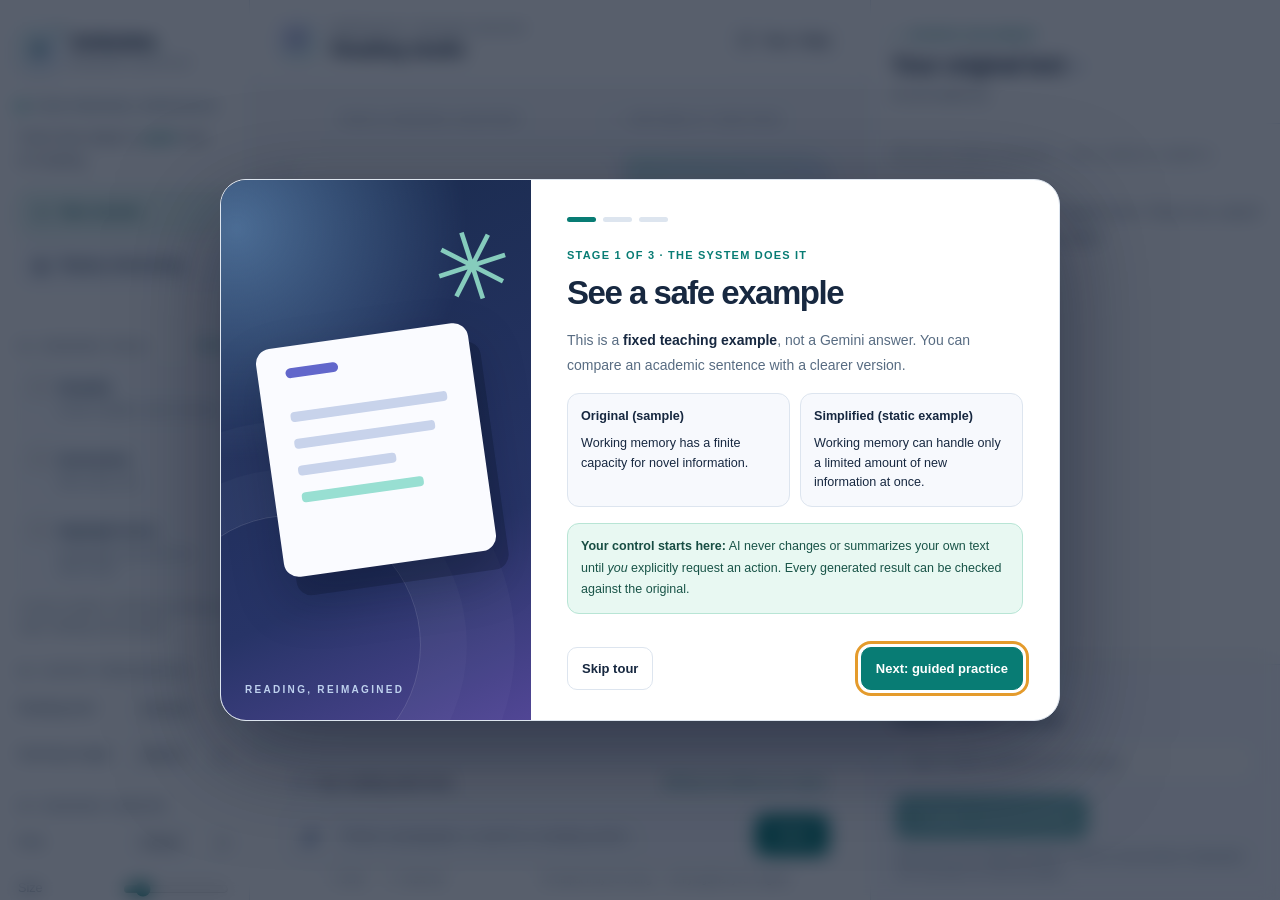
<file: Week 6,7/FrontEnd/index.html>
<!DOCTYPE html>
<html lang="en">

<head>
    <meta charset="utf-8">
    <meta name="viewport" content="width=device-width, initial-scale=1, viewport-fit=cover">
    <title>Inclusive Reading Assistant · Your reading workspace</title>
    <link rel="stylesheet" href="./styles.css">
</head>

<body>
    <a class="skip-link" href="#inp">Skip to reading input</a>
    <div class="app" id="app">
        <aside id="side" aria-label="Reading settings and controls">
            <button id="closeSettings" class="mobile-settings-close" type="button">Close settings &amp; return to chat</button>
            <div class="sidebar-brand">
              <div class="sidebar-logo" aria-hidden="true"><span>i</span><span>r</span><b>✳</b></div>
              <div class="sidebar-brand-copy"><strong>inclusive<span>.</span></strong><small>READING ASSISTANT</small></div>
            </div>
            <div class="sidebar-kicker"><span class="kicker-dot"></span> YOUR PERSONAL WORKSPACE</div>
            <div class="sidebar-intro">Tools that adapt to <em>your</em> way of reading.</div>
            <div class="sidebar-actions">
            <button class="sb-btn new-session" id="newChat"><span class="sidebar-action-icon">＋</span> New session</button>
            <button class="sb-btn" id="openTourSide"><span class="sidebar-action-icon">◈</span> Replay onboarding</button>
            </div><div class="sidebar-divider"></div>
            <h2 class="sidebar-label">01 / Reading tools <span>Optional</span></h2>
            <label class="fn"><input type="checkbox" id="fSim"><span><b>Simplify</b><br><small>Clearer English, same
                        meaning</small></span></label>
            <label class="fn"><input type="checkbox" id="fSum"><span><b>Summarize</b><br><small>Main ideas
                        only</small></span></label>
            <label class="fn"><input type="checkbox" id="fExp"><span><b>Highlight terms</b><br><small>Explanation only
                        when you click a term</small></span></label>
            <div class="ver">If none is ticked, I will ask you what you want. Nothing runs by itself.</div>
            <h2 class="sidebar-label">02 / Output preferences</h2>
            <label class="s">Reading level <select id="pLvl">
                    <option value="base">Standard</option>
                    <option value="simpler">Simpler</option>
                </select></label>
            <label class="s">Summary length <select id="pLen">
                    <option value="2">Medium</option>
                    <option value="1">Short</option>
                    <option value="3">Detailed</option>
                </select></label>
            <h2 class="sidebar-label">03 / Reading comfort</h2>
            <label class="s">Font <select id="aFont">
                    <option value="">Default</option>
                    <option value="Verdana,Tahoma,sans-serif">Verdana</option>
                    <option value="Georgia,serif">Serif</option>
                    <option value="'Trebuchet MS',sans-serif">Rounded</option>
                </select></label>
            <label class="s">Size <input type="range" id="aSize" min="14" max="28" value="16"></label>
            <label class="s">Spacing <input type="range" id="aLH" min="12" max="24" value="16"></label>
            <label class="s">Line length <input type="range" id="aW" min="40" max="100" value="80"></label>
            <label class="s">Background <select id="aBg">
                    <option value="">Theme</option>
                    <option value="#ffffff|#111111">White</option>
                    <option value="#faf3e0|#222222">Cream</option>
                    <option value="#fff7b8|#222222">Soft yellow</option>
                    <option value="#10131a|#eceff4">Dark</option>
                </select></label>
            <h2 class="sidebar-label">04 / Version history</h2>
            <div id="vers" class="ver">None yet. The original is always kept.</div>
            <div class="sidebar-footer"><div class="footer-mark">✳</div><span>Designed for thoughtful reading.<br><strong>You make every choice.</strong></span></div>
        </aside>
        <div class="chat">
            <header class="top">
                <button class="ic" id="tog" aria-label="Show or hide reading settings" aria-expanded="true" aria-controls="side"><span aria-hidden="true">☰</span></button>
                <div class="brand-mark" aria-hidden="true">✳</div>
                <div class="header-title"><span class="header-kicker">WORKSPACE / READING SESSION</span><h1>Reading studio</h1></div>
                <div class="header-actions"><span class="agency-tag"><span class="agency-dot"></span> You’re in control</span><button class="quiet source-mobile" id="openSource" aria-controls="sourcePanel" aria-expanded="false">Original</button><button class="quiet tour-btn" id="openTour">ⓘ &nbsp; Tour / Help</button></div>
            </header>
            <div id="guidedHint" hidden role="status"><span><strong>Guided practice:</strong> Sample text is ready. Choose <strong>Simplify</strong> in the chat when you want to try it. Nothing runs automatically.</span><button id="skipGuided">Skip practice</button></div>
            <main id="msgs" role="log" aria-label="Chat messages" aria-live="polite" aria-relevant="additions" aria-atomic="false">
                <div class="workspace-intro" aria-hidden="true"><span>YOUR AI READING ASSISTANT</span><span>✦ &nbsp; EXPLORE AT YOUR PACE</span></div>
                <div class="wrap" id="wrap"></div>
            </main>
            <div id="statusMessage" role="status" aria-live="polite" aria-atomic="true"></div>
            <div class="comp"><div class="composer-title"><span class="composer-spark" aria-hidden="true">✳</span><strong>Your reading starts here</strong><span class="composer-note">Nothing runs without your request</span></div>
                <div class="cbox">
                    <button class="ic attachment" id="upBtn" aria-label="Upload TXT or MD file" title="Upload TXT or MD file"><svg aria-hidden="true" viewBox="0 0 24 24" width="20" height="20" fill="none" stroke="currentColor" stroke-width="1.9" stroke-linecap="round" stroke-linejoin="round"><path d="m20.3 11.7-8.5 8.5a5 5 0 0 1-7.1-7.1L13 4.8a3.3 3.3 0 0 1 4.7 4.7L9.3 17.9a1.6 1.6 0 0 1-2.3-2.3l7.7-7.7"/></svg></button>
                    <input type="file" id="file" accept=".txt,.md" hidden>
                    <textarea id="inp" rows="1" aria-label="Message"
                        placeholder="Paste a paragraph, or ask for a reading action…"></textarea>
                    <button class="send" id="send" type="button">Send</button>
                </div>
                <div class="composer-foot"><span>↵ Send &nbsp; · &nbsp; ⇧↵ New line</span><span>AI output may be wrong — verify against your original.</span></div>
            </div>
        </div>
        <section class="source-panel" id="sourcePanel" role="region" aria-labelledby="sourceTitle">
            <div class="source-heading"><div class="eyebrow"><span class="source-indicator">●</span> SOURCE DOCUMENT</div>
              <h2 id="sourceTitle">Your original text <span aria-hidden="true">↗</span></h2>
              <div class="source-caption" id="sourceMeta">No text loaded yet.</div></div>
            <div class="source-intro">The source remains untouched — select a phrase to explain it.</div>
            <div class="source-text source-placeholder" id="sourceText" tabindex="0" aria-label="Original text; select a phrase to explain">Your original passage will appear here. Paste text, attach a TXT/MD file, or try the sample.</div>
            <div class="source-tools"><div class="source-tool-label">SELECT & EXPLORE</div>
            <label for="termInput">Explain a word or phrase</label>
              <input type="text" id="termInput" placeholder="Type or select a phrase from the original" autocomplete="off" aria-describedby="termHint">
              <div class="source-actions"><button class="primary" id="explainSelection" type="button">✦ Explain selected phrase</button><button class="quiet" id="closeSource" type="button">Close panel</button></div>
              <p class="hint" id="termHint">Select text in the original passage, or type an exact phrase. Explanation runs only after you click the button.</p></div>
        </section>
    </div>
    <div id="tour" hidden role="presentation">
      <section class="tour-dialog" role="dialog" aria-modal="true" aria-labelledby="tourTitle" aria-describedby="tourDescription">
          <div class="tour-illustration" aria-hidden="true"><div class="tour-ornament">✳</div><div class="tour-card-illus"><span class="illustration-line long"></span><span class="illustration-line"></span><span class="illustration-line short"></span><span class="illustration-line highlighted"></span></div><div class="tour-art-tag">READING, REIMAGINED</div></div>
          <div class="tour-content">
            <div class="tour-progress" aria-hidden="true"><span></span><span></span><span></span></div>
            <div class="tour-label" id="tourStep">Stage 1 of 3</div>
            <h2 id="tourTitle">See how it works</h2>
            <div id="tourDescription"></div>
            <div class="tour-row"><button class="quiet" id="tourSkip">Skip tour</button><button class="primary" id="tourNext">Next</button></div>
          </div>
      </section>
    </div>
    <script src="./app.js" defer></script>
</body>

</html>
</file>
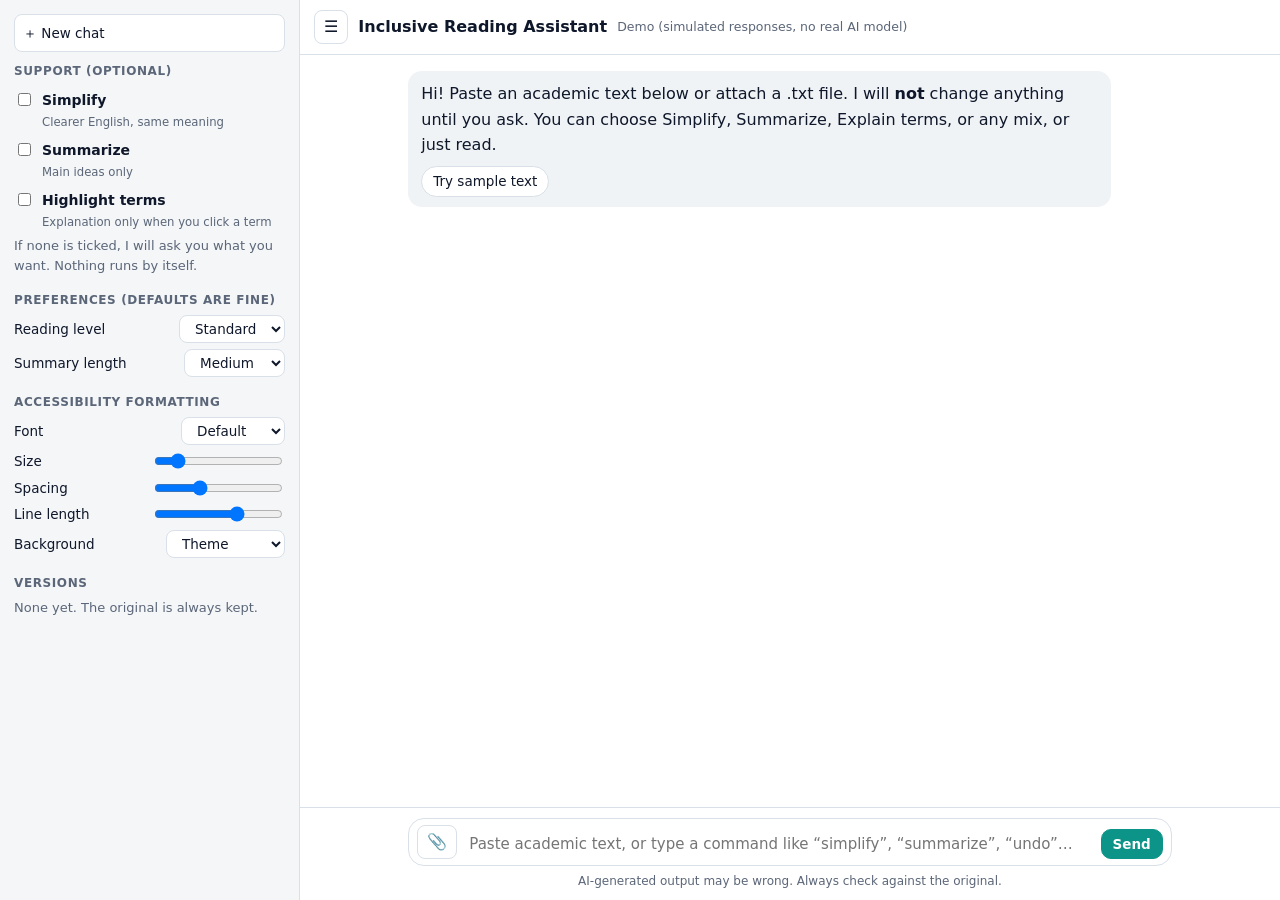
<file: Demo.html>
<!DOCTYPE html>
<html lang="en">
<head>
<meta charset="utf-8">
<meta name="viewport" content="width=device-width, initial-scale=1, viewport-fit=cover">
<title>Inclusive Reading Assistant – Demo</title>
<style>
:root{box-sizing:border-box;padding-top:env(safe-area-inset-top,0px);padding-bottom:env(safe-area-inset-bottom,0px);
--bg:#fff;--side:#f4f6f8;--card:#f0f3f6;--ink:#0f172a;--mute:#5b6678;--line:#d9e0e8;--teal:#0d9488;--teal-ink:#fff;--warn:#fef3c7;--warn-ink:#78350f;--hl:#ccfbf1;--user:#e6f4f2}
html{scroll-padding-top:env(safe-area-inset-top,0px);height:100%}
@media (prefers-color-scheme:dark){:root:not([data-theme="light"]){--bg:#0e1524;--side:#0a101c;--card:#18223a;--ink:#e8edf5;--mute:#9aa7bb;--line:#26324a;--teal:#2dd4bf;--teal-ink:#06201c;--warn:#3a2f0b;--warn-ink:#fde68a;--hl:#0f4a44;--user:#14303a}}
:root[data-theme="dark"]{--bg:#0e1524;--side:#0a101c;--card:#18223a;--ink:#e8edf5;--mute:#9aa7bb;--line:#26324a;--teal:#2dd4bf;--teal-ink:#06201c;--warn:#3a2f0b;--warn-ink:#fde68a;--hl:#0f4a44;--user:#14303a}
*{box-sizing:border-box}body{margin:0;height:100%;background:var(--bg);color:var(--ink);font:15px/1.5 system-ui,-apple-system,"Segoe UI",Roboto,sans-serif}
.app{display:flex;height:100%;overflow:hidden;position:relative}
aside{width:300px;flex:none;background:var(--side);border-right:1px solid var(--line);overflow-y:auto;padding:14px;transition:margin-left .2s}
.closed aside{margin-left:-300px}
@media(max-width:760px){aside{position:absolute;z-index:5;height:100%;box-shadow:2px 0 12px #0003}}
h2{font-size:12px;margin:16px 0 6px;text-transform:uppercase;letter-spacing:.05em;color:var(--mute)}h2:first-of-type{margin-top:10px}
.chat{flex:1;display:flex;flex-direction:column;min-width:0}
.top{display:flex;align-items:center;gap:10px;padding:10px 14px;border-bottom:1px solid var(--line)}
.top b{font-size:16px}.top span{color:var(--mute);font-size:12.5px}
#msgs{flex:1;overflow-y:auto;padding:16px 14px}
.wrap{max-width:var(--w,80ch);margin:0 auto}
.m{margin:0 0 14px;display:flex}.m.u{justify-content:flex-end}
.b{max-width:92%;padding:10px 13px;border-radius:14px;background:var(--card);font-family:var(--ff,inherit);font-size:var(--fs,16px);line-height:var(--lh,1.6);white-space:pre-wrap}
.m.u .b{background:var(--user)}
.b h3{margin:8px 0 2px;font-size:.75em;text-transform:uppercase;letter-spacing:.05em;opacity:.7;font-family:system-ui}
.banner{background:var(--warn);color:var(--warn-ink);border-radius:8px;padding:6px 9px;font-size:12.5px;margin-bottom:8px;white-space:normal;font-family:system-ui,sans-serif;line-height:1.4}
.orig{display:none;margin-top:8px;padding:8px;border:1px dashed var(--line);border-radius:8px}.orig.on{display:block}
.bar{display:flex;flex-wrap:wrap;gap:6px;margin-top:8px;font-family:system-ui,sans-serif}
button,select{font:inherit;font-size:13.5px;border:1px solid var(--line);background:var(--bg);color:var(--ink);border-radius:99px;padding:4px 11px;cursor:pointer}
select{border-radius:8px}button:hover{border-color:var(--teal)}
button:focus-visible,select:focus-visible,textarea:focus-visible,input:focus-visible{outline:3px solid var(--teal);outline-offset:2px}
.term{background:var(--hl);color:inherit;border:0;border-bottom:2px solid var(--teal);border-radius:3px;padding:0 2px;font:inherit;cursor:pointer}
.ic{border-radius:8px;padding:4px 9px;font-size:16px}
.comp{border-top:1px solid var(--line);padding:10px 14px}
.cbox{max-width:80ch;margin:0 auto;display:flex;align-items:flex-end;gap:8px;border:1px solid var(--line);border-radius:16px;padding:6px 8px;background:var(--bg)}
.cbox:focus-within{border-color:var(--teal)}
textarea{flex:1;border:0;background:transparent;color:var(--ink);font:inherit;resize:none;max-height:160px;min-height:28px;padding:4px;outline:none}
.send{background:var(--teal);color:var(--teal-ink);border-color:var(--teal);font-weight:700;border-radius:10px}
.hint{color:var(--mute);font-size:12px;text-align:center;margin-top:6px}
label.s{display:flex;justify-content:space-between;gap:8px;align-items:center;margin:6px 0;font-size:13.5px}
.fn{display:flex;gap:8px;align-items:flex-start;padding:4px 0;font-size:14px}.fn small{color:var(--mute)}
.ver{font-size:13px;color:var(--mute)}
.sb-btn{width:100%;border-radius:8px;padding:8px;text-align:left}
</style>
</head>
<body>
<div class="app" id="app">
<aside id="side" aria-label="Controls">
<button class="sb-btn" id="newChat">＋ New chat</button>
<h2>Support (optional)</h2>
<label class="fn"><input type="checkbox" id="fSim"><span><b>Simplify</b><br><small>Clearer English, same meaning</small></span></label>
<label class="fn"><input type="checkbox" id="fSum"><span><b>Summarize</b><br><small>Main ideas only</small></span></label>
<label class="fn"><input type="checkbox" id="fExp"><span><b>Highlight terms</b><br><small>Explanation only when you click a term</small></span></label>
<div class="ver">If none is ticked, I will ask you what you want. Nothing runs by itself.</div>
<h2>Preferences (defaults are fine)</h2>
<label class="s">Reading level <select id="pLvl"><option value="base">Standard</option><option value="simpler">Simpler</option></select></label>
<label class="s">Summary length <select id="pLen"><option value="2">Medium</option><option value="1">Short</option><option value="3">Detailed</option></select></label>
<h2>Accessibility formatting</h2>
<label class="s">Font <select id="aFont"><option value="">Default</option><option value="Verdana,Tahoma,sans-serif">Verdana</option><option value="Georgia,serif">Serif</option><option value="'Trebuchet MS',sans-serif">Rounded</option></select></label>
<label class="s">Size <input type="range" id="aSize" min="14" max="28" value="16"></label>
<label class="s">Spacing <input type="range" id="aLH" min="12" max="24" value="16"></label>
<label class="s">Line length <input type="range" id="aW" min="40" max="100" value="80"></label>
<label class="s">Background <select id="aBg"><option value="">Theme</option><option value="#ffffff|#111111">White</option><option value="#faf3e0|#222222">Cream</option><option value="#fff7b8|#222222">Soft yellow</option><option value="#10131a|#eceff4">Dark</option></select></label>
<h2>Versions</h2><div id="vers" class="ver">None yet. The original is always kept.</div>
</aside>
<div class="chat">
<div class="top"><button class="ic" id="tog" aria-label="Toggle sidebar" aria-expanded="true">☰</button><b>Inclusive Reading Assistant</b><span>Demo (simulated responses, no real AI model)</span></div>
<div id="msgs" aria-live="polite"><div class="wrap" id="wrap"></div></div>
<div class="comp">
<div class="cbox">
<button class="ic" id="upBtn" aria-label="Upload file">📎</button>
<input type="file" id="file" accept=".txt,.md,.pdf,.docx,.png,.jpg,.jpeg" hidden>
<textarea id="inp" rows="1" aria-label="Message" placeholder="Paste academic text, or type a command like “simplify”, “summarize”, “undo”…"></textarea>
<button class="send" id="send">Send</button>
</div>
<div class="hint">AI-generated output may be wrong. Always check against the original.</div>
</div>
</div>
</div>
<script>
const SAMPLE="Cognitive load theory posits that working memory has a limited capacity, which constrains the amount of novel information a learner can process simultaneously. Consequently, instructional design should minimise extraneous load, thereby freeing cognitive resources for germane processing. Empirical evidence indicates that learners with substantial prior knowledge exhibit reduced susceptibility to these constraints.";
const V={base:["Cognitive load theory says that working memory can only hold a limited amount of information at once. This limits how much new information a learner can handle at the same time.","So, teaching should avoid extra, unnecessary mental effort. This leaves more mental resources for real learning (germane processing).","Studies show that learners who already know a lot are less affected by these limits."],
simpler:["Working memory is small. So we can only take in a little new information at once.","Good teaching avoids extra mental work. Then there is more energy left for learning.","People who already know a lot find this limit less of a problem."],
closer:["Cognitive load theory proposes that working memory has limited capacity. This limits how much novel information a learner can process at one time.","Therefore, instructional design should minimise extraneous load (unneeded mental effort), so more resources are free for germane processing.","Empirical evidence shows that learners with a lot of prior knowledge are less affected by these constraints."]};
const SUM={1:"Working memory is limited, so teaching should reduce unneeded mental effort; prior knowledge reduces the problem.",2:"Cognitive load theory says working memory has limited capacity. Instruction should minimise extraneous load to leave resources for learning. Learners with more prior knowledge are less affected.",3:"Cognitive load theory says working memory has limited capacity, which limits how much new information can be processed at once. Instruction should therefore minimise extraneous load to free resources for germane processing. Learners with substantial prior knowledge are less affected by these limits."};
const GL={"working memory":["The mental “workspace” where you hold and use information for a short time.","Example: remembering a phone number just long enough to dial it."],"extraneous load":["Mental effort caused by how information is presented, not by the idea itself.","Example: a slide with too many colours and tiny text."],"germane processing":["Mental effort spent on understanding and storing new ideas.","Example: linking a new idea to something you already know."],"empirical evidence":["Evidence from observation or experiments, not only theory.","Example: results from a classroom experiment."],"prior knowledge":["What a learner already knows before starting a topic.","Example: a biology student learning a new biology term."],"cognitive load":["The amount of mental effort used at one time.","Example: doing maths while someone talks to you."]};
const DICT={utilize:"use",demonstrate:"show",subsequently:"later",consequently:"so",approximately:"about",indicates:"shows",substantial:"large",numerous:"many",however:"but",therefore:"so",facilitate:"help",comprehensive:"complete",additionally:"also",significant:"important",obtain:"get",require:"need",constrains:"limits",simultaneously:"at the same time"};
const $=i=>document.getElementById(i),W=$("wrap");
const st={orig:"",res:[],hl:false};
const esc=s=>s.replace(/[&<>]/g,c=>({"&":"&amp;","<":"&lt;",">":"&gt;"}[c]));
const sents=t=>t.match(/[^.!?]+[.!?]*\s*/g)||[t];
function termize(h){if(!st.hl)return h;return Object.keys(GL).sort((a,b)=>b.length-a.length).reduce((x,k)=>x.replace(new RegExp("\\b("+k+")\\b(?![^<]*>)","gi"),m=>`<button class="term" data-t="${k}" title="Click for an explanation">${m}</button>`),h)}
function txt(raw){return `<span class="txt" data-raw="${esc(raw).replace(/"/g,"&quot;")}">${termize(esc(raw))}</span>`}
function paintTerms(){document.querySelectorAll(".txt").forEach(e=>{const d=document.createElement("div");d.innerHTML=e.dataset.raw;e.innerHTML=termize(esc(d.textContent))})}
function add(role,html){const m=document.createElement("div");m.className="m "+(role==="u"?"u":"a");m.innerHTML=`<div class="b">${html}</div>`;W.appendChild(m);$("msgs").scrollTop=$("msgs").scrollHeight;return m}
function chips(list){return `<div class="bar">${list.map(([a,l,x])=>`<button data-act="${a}" ${x?`data-x="${x}"`:""}>${l}</button>`).join("")}</div>`}
function simplify(t,v){if(t.trim()===SAMPLE)return V[v].join(" ");return sents(t).map(s=>s.replace(/\b[A-Za-z]+\b/g,w=>{const r=DICT[w.toLowerCase()];return r?(w[0]===w[0].toUpperCase()?r[0].toUpperCase()+r.slice(1):r):w}).trim()).join(" ")}
function summarize(t,n){if(t.trim()===SAMPLE)return SUM[n];const s=sents(t);return s.slice(0,Math.min(+n,s.length)).map(x=>x.trim()).join(" ")}
function check(t){
 if(!t.trim())return "That is empty, so there is nothing to work on. Paste or type some English text, or try the sample.";
 if(t.trim().length<25)return "That is very short. Add a full sentence or two so the result is meaningful.";
 const L=t.replace(/[^\p{L}]/gu,""),A=L.replace(/[^A-Za-z]/g,"");
 if(L.length&&A.length/L.length<.7)return "This looks like non-English text. I support English only. You can paste an English version instead.";return ""}
function welcome(){W.innerHTML="";st.orig="";st.res=[];vers();
 add("a",`Hi! Paste an academic text below or attach a .txt file. I will <b>not</b> change anything until you ask. You can choose Simplify, Summarize, Explain terms, or any mix, or just read.${chips([["sample","Try sample text"]])}`)}
function vers(){$("vers").innerHTML=st.res.length?'<div class="ver">Original (always kept)</div>'+st.res.map((r,i)=>`<div class="ver">v${i+1}: ${r.label}</div>`).join(""):"None yet. The original is always kept."}
function run(cfg,label){
 const bl=[];
 if(cfg.sim)bl.push(["Simplified",simplify(st.orig,cfg.lvl)]);
 if(cfg.sum)bl.push(["Summary",summarize(st.orig,cfg.len)]);
 if(!bl.length){add("a","No Simplify or Summarize chosen, so your text is unchanged. "+(st.hl?"Click a highlighted term to get an explanation.":"Pick a function when you want one."));return}
 const html=`<div class="banner">AI-generated draft. It may contain mistakes. Please check it against the original.</div>`+bl.map(b=>`<h3>${b[0]}</h3>${txt(b[1])}\n`).join("")+`<div class="orig"><h3>Original</h3>${txt(st.orig)}</div>`+chips([["orig","Show original"],["undo","Undo"],["restore","Restore original"],["ref","Simpler",'simpler'],["ref","Closer to original",'closer'],["ref","Shorter summary",'short'],["rej","Not what I wanted"]]);
 const m=add("a",html);m.cfg=cfg;st.res.push({el:m,label});vers()}
function cfgNow(){return{sim:$("fSim").checked,sum:$("fSum").checked,lvl:$("pLvl").value,len:$("pLen").value}}
function newText(t,name){
 const e=check(t);
 if(e){add("a",e);return}
 st.orig=t;st.res=[];vers();
 if(name)add("u","📎 "+esc(name)+"\n"+esc(t.slice(0,200))+(t.length>200?"…":""));
 const c=cfgNow();
 if(c.sim||c.sum){run(c,[c.sim&&"Simplify",c.sum&&"Summarize"].filter(Boolean).join(" + "));return}
 add("a",`Got your text (${t.trim().split(/\s+/).length} words). What would you like? You can choose one, several, or none.${chips([["do","Simplify","sim"],["do","Summarize","sum"],["do","Simplify + Summarize","both"],["hl","Highlight terms to explain"],["none","Just keep reading"]])}`)}
function command(t){
 const s=t.toLowerCase().trim();if(s.length>40)return false;
 const c=cfgNow();
 if(/^(undo|go back)/.test(s)){act("undo");return true}
 if(/original/.test(s)){act("restore");return true}
 if(/^simplif/.test(s)){need(()=>run({...c,sim:true,sum:false},"Simplify"));return true}
 if(/^summar/.test(s)){need(()=>run({...c,sim:false,sum:true},"Summarize"));return true}
 if(/^(explain|highlight)/.test(s)){need(()=>{st.hl=true;$("fExp").checked=true;paintTerms();add("a","Terms are highlighted. Click one to get an explanation.")});return true}
 return false}
function need(f){if(!st.orig)add("a","I need some text first. Paste it below or attach a file.");else f()}
function act(a,el,x){
 if(a==="sample"){add("u","Sample text");newText(SAMPLE)}
 else if(a==="do"){const c=cfgNow();run({...c,sim:x!=="sum",sum:x!=="sim"},x==="both"?"Simplify + Summarize":x==="sim"?"Simplify":"Summarize")}
 else if(a==="hl"){st.hl=true;$("fExp").checked=true;paintTerms();add("a","Terms are highlighted. Click one to get an explanation. Nothing else changes.")}
 else if(a==="none")add("a","Okay, your text stays as it is. Ask any time.");
 else if(a==="undo"){const r=st.res.pop();if(!r){add("a","Nothing to undo. Your text is still the original.");return}r.el.remove();vers();add("a","Last change undone.")}
 else if(a==="restore"){st.res.forEach(r=>r.el.remove());st.res=[];vers();add("a","Back to the original text:\n\n"+"");W.lastChild.querySelector(".b").insertAdjacentHTML("beforeend",txt(st.orig))}
 else if(a==="orig"){const o=el.closest(".b").querySelector(".orig");o.classList.toggle("on");el.textContent=o.classList.contains("on")?"Hide original":"Show original"}
 else if(a==="ref"){const m=el.closest(".m"),c={...m.cfg};if(x==="short"){if(!c.sum){add("a","Summarize is not on for this result. Ask for a summary first.");return}c.len="1"}else{if(!c.sim){add("a","This refinement is for Simplify. Ask me to simplify first.");return}c.lvl=x==="simpler"?"simpler":"closer"}run(c,"Refined: "+(x==="short"?"shorter summary":x==="simpler"?"simpler":"closer to original"))}
 else if(a==="rej"){el.closest(".b").insertAdjacentHTML("beforeend",`<div class="bar"><span>What went wrong? (optional)</span></div>`+chips([["why","Too complex","simpler"],["why","Changed the meaning","closer"],["why","Too vague","closer"],["why","Just go back","back"]]));el.remove()}
 else if(a==="why"){const m=el.closest(".m");if(x==="back"){act("undo");return}const c={...m.cfg,lvl:x};m.querySelector(".bar:last-child")?.remove();run(c,"Retry after “"+el.textContent.toLowerCase()+"”")}
 else if(a==="ex"){el.replaceWith(Object.assign(document.createElement("div"),{textContent:GL[x][1]}))}
}
W.addEventListener("click",e=>{
 const t=e.target.closest(".term");
 if(t){const k=t.dataset.t;add("a",`<b>${k}</b>\n${GL[k][0]}<div class="banner" style="margin-top:6px">AI-generated explanation based on context. Check your course material.</div>${chips([["ex","Give an example",k]])}`);return}
 const b=e.target.closest("[data-act]");if(b)act(b.dataset.act,b,b.dataset.x)});
function send(){
 const t=$("inp").value;$("inp").value="";$("inp").style.height="";
 if(!t.trim()){add("a","Your message is empty. Type or paste something first.");return}
 add("u",esc(t.length>600?t.slice(0,600)+"…":t));
 if(!command(t))newText(t)}
$("send").onclick=send;
$("inp").addEventListener("keydown",e=>{if(e.key==="Enter"&&!e.shiftKey){e.preventDefault();send()}});
$("inp").addEventListener("input",e=>{e.target.style.height="auto";e.target.style.height=e.target.scrollHeight+"px"});
$("upBtn").onclick=()=>$("file").click();
$("file").onchange=e=>{const f=e.target.files[0];e.target.value="";if(!f)return;
 if(!/\.(txt|md)$/i.test(f.name)){add("u","📎 "+esc(f.name));add("a","This demo reads only .txt and .md files for now. PDF, Word and images are not supported yet. Please paste the text instead.");return}
 const r=new FileReader();r.onload=()=>newText(String(r.result),f.name);r.onerror=()=>add("a","I could not read that file. Please try another one or paste the text.");r.readAsText(f)};
$("tog").onclick=()=>{const c=$("app").classList.toggle("closed");$("tog").setAttribute("aria-expanded",!c)};
$("newChat").onclick=welcome;
$("fExp").onchange=e=>{st.hl=e.target.checked;paintTerms()};
function fmt(){const r=document.documentElement.style,m=$("msgs").style;
 r.setProperty("--fs",$("aSize").value+"px");r.setProperty("--lh",$("aLH").value/10);r.setProperty("--w",$("aW").value+"ch");r.setProperty("--ff",$("aFont").value||"inherit");
 const bg=$("aBg").value;document.querySelectorAll("#wrap .m.a .b").forEach(b=>{if(bg){const[c,k]=bg.split("|");b.style.background=c;b.style.color=k}else{b.style.background="";b.style.color=""}});window.__bg=bg}
["aFont","aSize","aLH","aW","aBg"].forEach(i=>$(i).oninput=fmt);
new MutationObserver(()=>{if(window.__bg)fmt()}).observe(W,{childList:true});
if(innerWidth<760)$("app").classList.add("closed");
welcome();
</script>
</body>
</html>
</file>
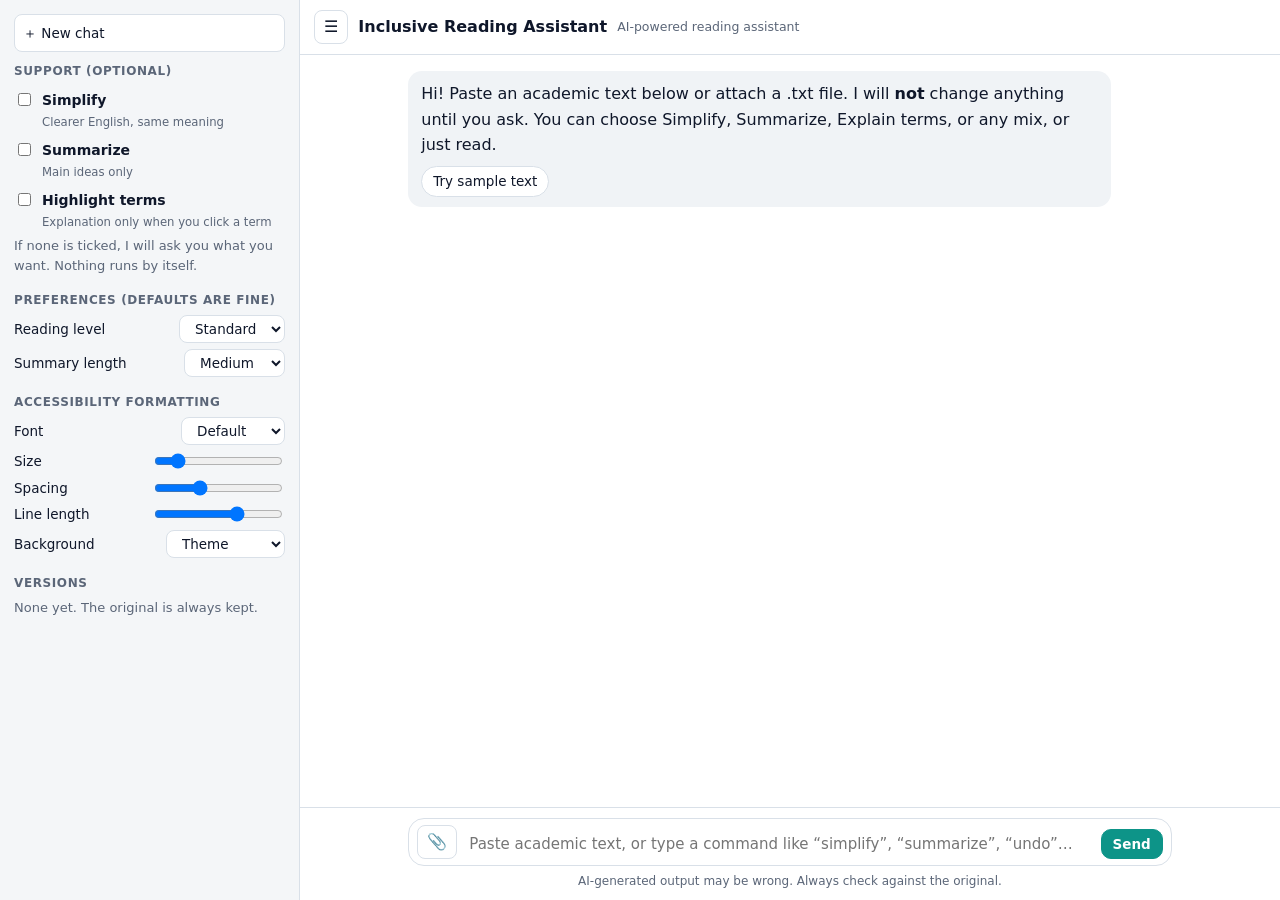
<file: Week 6,7/Backend/Demo.html>
<!DOCTYPE html>
<html lang="en">

<head>
    <meta charset="utf-8">
    <meta name="viewport" content="width=device-width, initial-scale=1, viewport-fit=cover">
    <title>Inclusive Reading Assistant – Demo</title>
    <style>
        :root {
            box-sizing: border-box;
            padding-top: env(safe-area-inset-top, 0px);
            padding-bottom: env(safe-area-inset-bottom, 0px);
            --bg: #fff;
            --side: #f4f6f8;
            --card: #f0f3f6;
            --ink: #0f172a;
            --mute: #5b6678;
            --line: #d9e0e8;
            --teal: #0d9488;
            --teal-ink: #fff;
            --warn: #fef3c7;
            --warn-ink: #78350f;
            --hl: #ccfbf1;
            --user: #e6f4f2
        }

        html {
            scroll-padding-top: env(safe-area-inset-top, 0px);
            height: 100%
        }

        @media (prefers-color-scheme:dark) {
            :root:not([data-theme="light"]) {
                --bg: #0e1524;
                --side: #0a101c;
                --card: #18223a;
                --ink: #e8edf5;
                --mute: #9aa7bb;
                --line: #26324a;
                --teal: #2dd4bf;
                --teal-ink: #06201c;
                --warn: #3a2f0b;
                --warn-ink: #fde68a;
                --hl: #0f4a44;
                --user: #14303a
            }
        }

        :root[data-theme="dark"] {
            --bg: #0e1524;
            --side: #0a101c;
            --card: #18223a;
            --ink: #e8edf5;
            --mute: #9aa7bb;
            --line: #26324a;
            --teal: #2dd4bf;
            --teal-ink: #06201c;
            --warn: #3a2f0b;
            --warn-ink: #fde68a;
            --hl: #0f4a44;
            --user: #14303a
        }

        * {
            box-sizing: border-box
        }

        body {
            margin: 0;
            height: 100%;
            background: var(--bg);
            color: var(--ink);
            font: 15px/1.5 system-ui, -apple-system, "Segoe UI", Roboto, sans-serif
        }

        .app {
            display: flex;
            height: 100%;
            overflow: hidden;
            position: relative
        }

        aside {
            width: 300px;
            flex: none;
            background: var(--side);
            border-right: 1px solid var(--line);
            overflow-y: auto;
            padding: 14px;
            transition: margin-left .2s
        }

        .closed aside {
            margin-left: -300px
        }

        @media(max-width:760px) {
            aside {
                position: absolute;
                z-index: 5;
                height: 100%;
                box-shadow: 2px 0 12px #0003
            }
        }

        h2 {
            font-size: 12px;
            margin: 16px 0 6px;
            text-transform: uppercase;
            letter-spacing: .05em;
            color: var(--mute)
        }

        h2:first-of-type {
            margin-top: 10px
        }

        .chat {
            flex: 1;
            display: flex;
            flex-direction: column;
            min-width: 0
        }

        .top {
            display: flex;
            align-items: center;
            gap: 10px;
            padding: 10px 14px;
            border-bottom: 1px solid var(--line)
        }

        .top b {
            font-size: 16px
        }

        .top span {
            color: var(--mute);
            font-size: 12.5px
        }

        #msgs {
            flex: 1;
            overflow-y: auto;
            padding: 16px 14px
        }

        .wrap {
            max-width: var(--w, 80ch);
            margin: 0 auto
        }

        .m {
            margin: 0 0 14px;
            display: flex
        }

        .m.u {
            justify-content: flex-end
        }

        .b {
            max-width: 92%;
            padding: 10px 13px;
            border-radius: 14px;
            background: var(--card);
            font-family: var(--ff, inherit);
            font-size: var(--fs, 16px);
            line-height: var(--lh, 1.6);
            white-space: pre-wrap
        }

        .m.u .b {
            background: var(--user)
        }

        .b h3 {
            margin: 8px 0 2px;
            font-size: .75em;
            text-transform: uppercase;
            letter-spacing: .05em;
            opacity: .7;
            font-family: system-ui
        }

        .banner {
            background: var(--warn);
            color: var(--warn-ink);
            border-radius: 8px;
            padding: 6px 9px;
            font-size: 12.5px;
            margin-bottom: 8px;
            white-space: normal;
            font-family: system-ui, sans-serif;
            line-height: 1.4
        }

        .orig {
            display: none;
            margin-top: 8px;
            padding: 8px;
            border: 1px dashed var(--line);
            border-radius: 8px
        }

        .orig.on {
            display: block
        }

        .bar {
            display: flex;
            flex-wrap: wrap;
            gap: 6px;
            margin-top: 8px;
            font-family: system-ui, sans-serif
        }

        button,
        select {
            font: inherit;
            font-size: 13.5px;
            border: 1px solid var(--line);
            background: var(--bg);
            color: var(--ink);
            border-radius: 99px;
            padding: 4px 11px;
            cursor: pointer
        }

        select {
            border-radius: 8px
        }

        button:hover {
            border-color: var(--teal)
        }

        button:focus-visible,
        select:focus-visible,
        textarea:focus-visible,
        input:focus-visible {
            outline: 3px solid var(--teal);
            outline-offset: 2px
        }

        .term {
            background: var(--hl);
            color: inherit;
            border: 0;
            border-bottom: 2px solid var(--teal);
            border-radius: 3px;
            padding: 0 2px;
            font: inherit;
            cursor: pointer
        }

        .ic {
            border-radius: 8px;
            padding: 4px 9px;
            font-size: 16px
        }

        .comp {
            border-top: 1px solid var(--line);
            padding: 10px 14px
        }

        .cbox {
            max-width: 80ch;
            margin: 0 auto;
            display: flex;
            align-items: flex-end;
            gap: 8px;
            border: 1px solid var(--line);
            border-radius: 16px;
            padding: 6px 8px;
            background: var(--bg)
        }

        .cbox:focus-within {
            border-color: var(--teal)
        }

        textarea {
            flex: 1;
            border: 0;
            background: transparent;
            color: var(--ink);
            font: inherit;
            resize: none;
            max-height: 160px;
            min-height: 28px;
            padding: 4px;
            outline: none
        }

        .send {
            background: var(--teal);
            color: var(--teal-ink);
            border-color: var(--teal);
            font-weight: 700;
            border-radius: 10px
        }

        .hint {
            color: var(--mute);
            font-size: 12px;
            text-align: center;
            margin-top: 6px
        }

        label.s {
            display: flex;
            justify-content: space-between;
            gap: 8px;
            align-items: center;
            margin: 6px 0;
            font-size: 13.5px
        }

        .fn {
            display: flex;
            gap: 8px;
            align-items: flex-start;
            padding: 4px 0;
            font-size: 14px
        }

        .fn small {
            color: var(--mute)
        }

        .ver {
            font-size: 13px;
            color: var(--mute)
        }

        .sb-btn {
            width: 100%;
            border-radius: 8px;
            padding: 8px;
            text-align: left
        }
    </style>
</head>

<body>
    <div class="app" id="app">
        <aside id="side" aria-label="Controls">
            <button class="sb-btn" id="newChat">＋ New chat</button>
            <h2>Support (optional)</h2>
            <label class="fn"><input type="checkbox" id="fSim"><span><b>Simplify</b><br><small>Clearer English, same
                        meaning</small></span></label>
            <label class="fn"><input type="checkbox" id="fSum"><span><b>Summarize</b><br><small>Main ideas
                        only</small></span></label>
            <label class="fn"><input type="checkbox" id="fExp"><span><b>Highlight terms</b><br><small>Explanation only
                        when you click a term</small></span></label>
            <div class="ver">If none is ticked, I will ask you what you want. Nothing runs by itself.</div>
            <h2>Preferences (defaults are fine)</h2>
            <label class="s">Reading level <select id="pLvl">
                    <option value="base">Standard</option>
                    <option value="simpler">Simpler</option>
                </select></label>
            <label class="s">Summary length <select id="pLen">
                    <option value="2">Medium</option>
                    <option value="1">Short</option>
                    <option value="3">Detailed</option>
                </select></label>
            <h2>Accessibility formatting</h2>
            <label class="s">Font <select id="aFont">
                    <option value="">Default</option>
                    <option value="Verdana,Tahoma,sans-serif">Verdana</option>
                    <option value="Georgia,serif">Serif</option>
                    <option value="'Trebuchet MS',sans-serif">Rounded</option>
                </select></label>
            <label class="s">Size <input type="range" id="aSize" min="14" max="28" value="16"></label>
            <label class="s">Spacing <input type="range" id="aLH" min="12" max="24" value="16"></label>
            <label class="s">Line length <input type="range" id="aW" min="40" max="100" value="80"></label>
            <label class="s">Background <select id="aBg">
                    <option value="">Theme</option>
                    <option value="#ffffff|#111111">White</option>
                    <option value="#faf3e0|#222222">Cream</option>
                    <option value="#fff7b8|#222222">Soft yellow</option>
                    <option value="#10131a|#eceff4">Dark</option>
                </select></label>
            <h2>Versions</h2>
            <div id="vers" class="ver">None yet. The original is always kept.</div>
        </aside>
        <div class="chat">
            <div class="top"><button class="ic" id="tog" aria-label="Toggle sidebar"
                    aria-expanded="true">☰</button><b>Inclusive Reading Assistant</b><span>AI-powered reading
                    assistant</span></div>
            <div id="msgs" aria-live="polite">
                <div class="wrap" id="wrap"></div>
            </div>
            <div class="comp">
                <div class="cbox">
                    <button class="ic" id="upBtn" aria-label="Upload file">📎</button>
                    <input type="file" id="file" accept=".txt,.md,.pdf,.docx,.png,.jpg,.jpeg" hidden>
                    <textarea id="inp" rows="1" aria-label="Message"
                        placeholder="Paste academic text, or type a command like “simplify”, “summarize”, “undo”…"></textarea>
                    <button class="send" id="send">Send</button>
                </div>
                <div class="hint">AI-generated output may be wrong. Always check against the original.</div>
            </div>
        </div>
    </div>
    <script>
        const API_BASE = "http://127.0.0.1:8000";

        const SAMPLE = "Cognitive load theory posits that working memory has a limited capacity, which constrains the amount of novel information a learner can process simultaneously. Consequently, instructional design should minimise extraneous load, thereby freeing cognitive resources for germane processing. Empirical evidence indicates that learners with substantial prior knowledge exhibit reduced susceptibility to these constraints.";

        const TERMS = [
            "working memory",
            "extraneous load",
            "germane processing",
            "empirical evidence",
            "prior knowledge",
            "cognitive load",
            "digital divide",
            "critical thinking",
            "independent learning",
            "student engagement"
        ];

        const $ = id => document.getElementById(id);
        const W = $("wrap");

        const st = {
            orig: "",
            res: [],
            hl: false,
            busy: false
        };

        const esc = value => String(value ?? "").replace(/[&<>"']/g, c => ({
            "&": "&amp;",
            "<": "&lt;",
            ">": "&gt;",
            '"': "&quot;",
            "'": "&#39;"
        }[c]));
        function termize(html) {
            if (!st.hl || !st.orig) return html;

            return TERMS
                .filter(term => st.orig.toLowerCase().includes(term.toLowerCase()))
                .sort((a, b) => b.length - a.length)
                .reduce((result, term) => {
                    const regex = new RegExp(
                        "\\b(" + term.replace(/[.*+?^${}()|[\]\\]/g, "\\$&") + ")\\b(?![^<]*>)",
                        "gi"
                    );

                    return result.replace(
                        regex,
                        match => `<button class="term" data-t="${esc(match)}" title="Click for an explanation">${match}</button>`
                    );
                }, html);
        } function txt(raw) {
            const safe = esc(raw);
            return `<span class="txt" data-raw="${safe}">${termize(safe)}</span>`;
        }

        function paintTerms() {
            document.querySelectorAll(".txt").forEach(element => {
                element.innerHTML = termize(element.dataset.raw || "");
            });
        }

        function add(role, html) {
            const message = document.createElement("div");
            message.className = "m " + (role === "u" ? "u" : "a");

            const bubble = document.createElement("div");
            bubble.className = "b";
            bubble.innerHTML = html;

            message.appendChild(bubble);
            W.appendChild(message);

            $("msgs").scrollTop = $("msgs").scrollHeight;
            return message;
        }

        function chips(list) {
            return `<div class="bar">${list.map(([action, label, extra]) =>
                `<button data-act="${action}" ${extra ? `data-x="${extra}"` : ""}>${label}</button>`
            ).join("")}</div>`;
        }

        function setBusy(value) {
            st.busy = value;
            $("send").disabled = value;
            $("upBtn").disabled = value;
            $("send").textContent = value ? "Waiting..." : "Send";
        }

        function showLoading(label) {
            return add("a", `<div class="banner">Processing ${esc(label)} with Gemini... Please wait.</div>`);
        }

        async function apiRequest(endpoint, payload) {
            let response;

            try {
                response = await fetch(`${API_BASE}/${endpoint}`, {
                    method: "POST",
                    headers: {
                        "Content-Type": "application/json"
                    },
                    body: JSON.stringify({
                        ...payload,
                        user_action: true
                    })
                });
            } catch (error) {
                throw new Error(
                    "Cannot connect to the backend. Make sure FastAPI is running at " +
                    API_BASE + "."
                );
            }

            let data;

            try {
                data = await response.json();
            } catch {
                throw new Error("The backend returned an invalid response.");
            }

            if (!response.ok) {
                throw new Error(data.detail || `Request failed (${response.status}).`);
            }

            return data;
        }

        function check(text) {
            if (!text.trim()) {
                return "That is empty, so there is nothing to work on. Paste or type some English text.";
            }

            if (text.trim().length < 25) {
                return "That is very short. Add a full sentence or two so the result is meaningful.";
            }

            const letters = text.replace(/[^\p{L}]/gu, "");
            const english = letters.replace(/[^A-Za-z]/g, "");

            if (letters.length && english.length / letters.length < 0.7) {
                return "This assistant currently supports English text only.";
            }

            return "";
        }

        function vers() {
            $("vers").innerHTML = st.res.length
                ? '<div class="ver">Original (always kept)</div>' +
                st.res.map((result, index) =>
                    `<div class="ver">v${index + 1}: ${esc(result.label)}</div>`
                ).join("")
                : "None yet. The original is always kept.";
        }

        function welcome() {
            W.innerHTML = "";
            st.orig = "";
            st.res = [];
            st.hl = false;

            $("fExp").checked = false;
            $("fSim").checked = false;
            $("fSum").checked = false;

            vers();

            add("a",
                `Hi! Paste an academic text below or attach a .txt file. ` +
                `I will <b>not</b> change anything until you ask. ` +
                `You can choose Simplify, Summarize, Explain terms, or any mix, or just read.` +
                chips([["sample", "Try sample text"]])
            );
        }

        function cfgNow() {
            return {
                sim: $("fSim").checked,
                sum: $("fSum").checked,
                lvl: $("pLvl").value,
                len: Number($("pLen").value)
            };
        }

        async function run(cfg, label) {
            if (!st.orig) {
                add("a", "I need some text first. Paste or upload your text.");
                return;
            }

            const operations = [];

            if (cfg.sim) operations.push("simplify");
            if (cfg.sum) operations.push("summarize");

            if (!operations.length) {
                add("a", "No operation selected. Your original text remains unchanged.");
                return;
            }

            if (st.busy) return;

            setBusy(true);
            const loading = showLoading(label);

            try {
                const results = [];

                // Execute only the operations explicitly selected by the user.
                for (const operation of operations) {
                    if (operation === "simplify") {
                        const data = await apiRequest("simplify", {
                            text: st.orig,
                            level: cfg.lvl
                        });

                        results.push({
                            title: "Simplified",
                            text: data.simplified_text
                        });
                    }

                    if (operation === "summarize") {
                        const data = await apiRequest("summarize", {
                            text: st.orig,
                            length: cfg.len
                        });

                        results.push({
                            title: "Summary",
                            text: data.summary
                        });
                    }
                }

                if (results.some(result => typeof result.text !== "string" || !result.text.trim())) {
                    throw new Error("The AI returned an empty result. Please try again.");
                }

                loading.remove();

                const html =
                    `<div class="banner">AI-generated draft. It may contain mistakes. Please check it against the original.</div>` +
                    results.map(result =>
                        `<h3>${result.title}</h3>${txt(result.text)}`
                    ).join("") +
                    `<div class="orig"><h3>Original</h3>${txt(st.orig)}</div>` +
                    chips([
                        ["orig", "Show original"],
                        ["undo", "Undo"],
                        ["restore", "Restore original"],
                        ["ref", "Simpler", "simpler"],
                        ["ref", "Closer to original", "closer"],
                        ["ref", "Shorter summary", "short"],
                        ["rej", "Not what I wanted"]
                    ]);

                const message = add("a", html);
                message.cfg = { ...cfg };

                st.res.push({
                    el: message,
                    label
                });

                vers();

            } catch (error) {
                loading.remove();

                add("a",
                    `<div class="banner">Could not complete the request.</div>` +
                    `${esc(error.message)}` +
                    chips([["retry", "Try again"]])
                );

                console.error("Backend request error:", error);

            } finally {
                setBusy(false);
            }
        }

        function newText(text, name) {
            const error = check(text);

            if (error) {
                add("a", esc(error));
                return;
            }

            st.orig = text;
            st.res = [];
            vers();

            if (name) {
                add("u",
                    "📎 " + esc(name) + "\n" +
                    esc(text.slice(0, 200)) +
                    (text.length > 200 ? "…" : "")
                );
            }

            const config = cfgNow();

            if (config.sim || config.sum) {
                run(
                    config,
                    [config.sim && "Simplify", config.sum && "Summarize"]
                        .filter(Boolean)
                        .join(" + ")
                );
                return;
            }

            add("a",
                `Got your text (${text.trim().split(/\s+/).length} words). What would you like? ` +
                `You can choose one, several, or none.` +
                chips([
                    ["do", "Simplify", "sim"],
                    ["do", "Summarize", "sum"],
                    ["do", "Simplify + Summarize", "both"],
                    ["hl", "Highlight terms to explain"],
                    ["none", "Just keep reading"]
                ])
            );
        }

        function need(callback) {
            if (!st.orig) {
                add("a", "I need some text first. Paste it below or attach a file.");
                return;
            }

            callback();
        }

        function command(text) {
            const value = text.toLowerCase().trim();

            if (value.length > 40) return false;

            const config = cfgNow();

            if (/^(undo|go back)/.test(value)) {
                act("undo");
                return true;
            }

            if (/original/.test(value)) {
                act("restore");
                return true;
            }

            if (/^simplif/.test(value)) {
                need(() => run(
                    { ...config, sim: true, sum: false },
                    "Simplify"
                ));
                return true;
            }

            if (/^summar/.test(value)) {
                need(() => run(
                    { ...config, sim: false, sum: true },
                    "Summarize"
                ));
                return true;
            }

            if (/^(explain|highlight)/.test(value)) {
                need(() => enableHighlights());
                return true;
            }

            return false;
        }
        function enableHighlights() {
            if (!st.orig) {
                add("a", "Please provide some text first.");
                return;
            }

            st.hl = true;
            $("fExp").checked = true;

            paintTerms();

            add("a",
                `<h3>Original text – Click a highlighted term</h3>` +
                `${txt(st.orig)}` +
                `<div class="hint">Click any highlighted term to get an explanation from Gemini.</div>`
            );
        }
        async function explainTerm(term, style = "default") {
            if (!st.orig || st.busy) return;
            term = term.trim();

            if (!st.orig.toLowerCase().includes(term.toLowerCase())) {
                add("a", "This term is not present in the original text. Please select a highlighted term from the original text.");
                return;
            }
            setBusy(true);
            const loading = showLoading("the explanation");

            try {
                const data = await apiRequest("explain", {
                    text: st.orig,
                    term,
                    style
                });

                loading.remove();

                if (!data.explanation) {
                    throw new Error("The AI returned an empty explanation.");
                }

                add("a",
                    `<h3>${esc(data.term || term)}</h3>` +
                    `${txt(data.explanation)}` +
                    `<div class="banner">AI-generated explanation based on your text. Check your course material.</div>` +
                    (style === "default"
                        ? chips([["example", "Give an example", term]])
                        : "")
                );

            } catch (error) {
                loading.remove();

                add("a",
                    `<div class="banner">Could not explain this term.</div>` +
                    `${esc(error.message)}` +
                    chips([["explainRetry", "Try again", term]])
                );

                console.error("Explain request error:", error);

            } finally {
                setBusy(false);
            }
        }

        async function act(action, element, extra) {
            if (st.busy && action !== "restore" && action !== "undo") return;

            if (action === "sample") {
                add("u", "Sample text");
                newText(SAMPLE);
            }

            else if (action === "do") {
                const config = cfgNow();

                run({
                    ...config,
                    sim: extra !== "sum",
                    sum: extra !== "sim"
                },
                    extra === "both" ? "Simplify + Summarize" :
                        extra === "sim" ? "Simplify" : "Summarize"
                );
            }

            else if (action === "hl") {
                enableHighlights();
            }

            else if (action === "none") {
                add("a", "Okay, your text stays as it is. Ask any time.");
            }

            else if (action === "undo") {
                const result = st.res.pop();

                if (!result) {
                    add("a", "Nothing to undo. Your original text is still available.");
                    return;
                }

                result.el.remove();
                vers();
                add("a", "Last change undone.");
            }

            else if (action === "restore") {
                st.res.forEach(result => result.el.remove());
                st.res = [];
                vers();

                add("a",
                    `<h3>Original text restored</h3>${txt(st.orig)}`
                );
            }

            else if (action === "orig") {
                const original = element.closest(".b").querySelector(".orig");
                original.classList.toggle("on");
                element.textContent = original.classList.contains("on")
                    ? "Hide original"
                    : "Show original";
            }

            else if (action === "ref") {
                const message = element.closest(".m");
                const config = { ...message.cfg };

                if (extra === "short") {
                    if (!config.sum) {
                        add("a", "Summarize is not on for this result. Ask for a summary first.");
                        return;
                    }

                    config.len = 1;
                } else {
                    if (!config.sim) {
                        add("a", "This refinement is for Simplify. Ask me to simplify first.");
                        return;
                    }

                    config.lvl = extra === "simpler" ? "simpler" : "closer";
                }

                run(config, "Refined result");
            }

            else if (action === "rej") {
                element.closest(".b").insertAdjacentHTML(
                    "beforeend",
                    `<div class="bar"><span>What went wrong? (optional)</span></div>` +
                    chips([
                        ["why", "Too complex", "simpler"],
                        ["why", "Changed the meaning", "closer"],
                        ["why", "Too vague", "closer"],
                        ["why", "Just go back", "back"]
                    ])
                );

                element.remove();
            }

            else if (action === "why") {
                const message = element.closest(".m");

                if (extra === "back") {
                    act("undo");
                    return;
                }

                const config = { ...message.cfg, lvl: extra };
                message.querySelector(".bar:last-child")?.remove();

                run(config, "Retry after feedback");
            }

            else if (action === "example") {
                explainTerm(extra, "example");
            }

            else if (action === "explainRetry") {
                explainTerm(extra, "default");
            }

            else if (action === "retry") {
                const message = element.closest(".m");
                if (st.res.length) {
                    run(st.res[st.res.length - 1].el.cfg, "Retry");
                } else {
                    add("a", "Please select Simplify or Summarize again.");
                }
            }
        }

        W.addEventListener("click", event => {
            const termButton = event.target.closest(".term");

            if (termButton) {
                explainTerm(termButton.dataset.t, "default");
                return;
            }

            const button = event.target.closest("[data-act]");

            if (button) {
                act(button.dataset.act, button, button.dataset.x);
            }
        });

        function send() {
            if (st.busy) return;

            const text = $("inp").value;
            $("inp").value = "";
            $("inp").style.height = "";

            if (!text.trim()) {
                add("a", "Your message is empty. Type or paste something first.");
                return;
            }

            add("u", esc(text.length > 600 ? text.slice(0, 600) + "…" : text));

            if (!command(text)) {
                newText(text);
            }
        }

        $("send").onclick = send;

        $("inp").addEventListener("keydown", event => {
            if (event.key === "Enter" && !event.shiftKey) {
                event.preventDefault();
                send();
            }
        });

        $("inp").addEventListener("input", event => {
            event.target.style.height = "auto";
            event.target.style.height = event.target.scrollHeight + "px";
        });

        $("upBtn").onclick = () => $("file").click();

        $("file").onchange = event => {
            const file = event.target.files[0];
            event.target.value = "";

            if (!file) return;

            if (!/\.(txt|md)$/i.test(file.name)) {
                add("u", "📎 " + esc(file.name));
                add("a", "This demo reads only .txt and .md files. Please paste the text from your PDF, Word document, or image instead.");
                return;
            }

            const reader = new FileReader();

            reader.onload = () => newText(String(reader.result), file.name);
            reader.onerror = () => add("a", "I could not read that file. Please try another one or paste the text.");

            reader.readAsText(file);
        };

        $("tog").onclick = () => {
            const closed = $("app").classList.toggle("closed");
            $("tog").setAttribute("aria-expanded", !closed);
        };

        $("newChat").onclick = welcome;

        $("fExp").onchange = event => {
            st.hl = event.target.checked;
            paintTerms();
        };

        function fmt() {
            const root = document.documentElement.style;

            root.setProperty("--fs", $("aSize").value + "px");
            root.setProperty("--lh", $("aLH").value / 10);
            root.setProperty("--w", $("aW").value + "ch");
            root.setProperty("--ff", $("aFont").value || "inherit");

            const background = $("aBg").value;

            document.querySelectorAll("#wrap .m.a .b").forEach(bubble => {
                if (background) {
                    const [bg, color] = background.split("|");
                    bubble.style.background = bg;
                    bubble.style.color = color;
                } else {
                    bubble.style.background = "";
                    bubble.style.color = "";
                }
            });

            window.__bg = background;
        }

        ["aFont", "aSize", "aLH", "aW", "aBg"].forEach(id => {
            $(id).oninput = fmt;
        });

        new MutationObserver(() => {
            if (window.__bg) fmt();
        }).observe(W, { childList: true });

        if (innerWidth < 760) {
            $("app").classList.add("closed");
        }

        welcome();

    </script>
</body>

</html>
</file>
<file: Week 6,7/FrontEnd/styles.css>
/*
 Inclusive Reading Assistant / Week 6-7
 Nesma UI redesign — layout and visual presentation only.
 All AI actions are managed by app.js and require an explicit user command.
 No external fonts, icons, images or network-loaded UI assets.
*/
:root {
  color-scheme: light;
  --bg:#f7f9fc; --side:#ffffff; --card:#ffffff; --ink:#172840;
  --mute:#586c82; --line:#dde5ef; --teal:#087c74; --teal-ink:#ffffff;
  --warn:#fff4df; --warn-ink:#855516; --hl:#cff8f0; --user:#edf4fe;
  --accent:#365b9e; --surface:#f7f9fd; --soft-blue:#eef5ff;
  --shadow:0 7px 30px rgba(20,32,69,.055);
  --ring:#e49b2c; --radius:18px;
  --ff:inherit; --fs:16px; --lh:1.6; --w:80ch;
}

*,*::before,*::after{box-sizing:border-box}
html {height:100%; scroll-padding-top:env(safe-area-inset-top,0px)}
body{
  height:100%;margin:0;background:var(--bg);color:var(--ink);
  font:15px/1.55 "Segoe UI",Inter,Arial,system-ui,sans-serif;
  -webkit-font-smoothing:antialiased;
}
button,input,textarea,select{font:inherit}
button{cursor:pointer;transition:background .18s,transform .18s,border-color .18s,box-shadow .18s}
button:not(:disabled):active{transform:translateY(1px)}
button:disabled{opacity:.55;cursor:not-allowed}
button:focus-visible,select:focus-visible,textarea:focus-visible,input:focus-visible,
.source-text:focus-visible,a:focus-visible{outline:3px solid var(--ring);outline-offset:3px}
[hidden]{display:none!important}
.skip-link{position:fixed;top:-100px;left:18px;z-index:100;padding:12px 16px;border-radius:10px;background:#fff;color:#142945;box-shadow:0 6px 30px #0004}
.skip-link:focus{top:15px}
.sr-only{position:absolute!important;width:1px;height:1px;padding:0;margin:-1px;overflow:hidden;clip:rect(0,0,0,0);white-space:nowrap;border:0}
.app{height:100%;min-height:0;display:flex;overflow:hidden;background:var(--bg);position:relative}

/* ---- White-mode settings sidebar; collapsible in-flow on mobile ---- */
aside{
  width:276px;flex:none;padding:22px 18px 18px;overflow-y:auto;overflow-x:hidden;
  background:#ffffff;
  color:#1b2f4b;border-right:1px solid #dde5ef;scrollbar-color:#bdcbd9 transparent;
  transition:margin-left .25s ease;
}
.closed aside{margin-left:-276px}
.sidebar-brand{display:flex;gap:11px;align-items:center;min-height:54px;margin-bottom:23px}
.sidebar-logo{height:43px;width:43px;flex:none;display:flex;align-items:center;justify-content:center;position:relative;letter-spacing:-.08em;border-radius:13px;background:linear-gradient(135deg,#e0f8f3,#e8efff);color:#194a65;font-size:24px;font-weight:850;box-shadow:0 3px 15px #0d44731a}
.sidebar-logo span:nth-child(2){color:#236a92}
.sidebar-logo b{position:absolute;font-size:12px;color:#087c74;right:-4px;top:-6px;letter-spacing:0}
.sidebar-brand-copy{display:flex;flex-direction:column;line-height:1.05}
.sidebar-brand-copy strong{font-size:22px;letter-spacing:-.06em;color:#172840}
.sidebar-brand-copy strong span{color:#087c74}
.sidebar-brand-copy small{font-size:9px;letter-spacing:.18em;margin-top:6px;color:#647990;font-weight:800}
.sidebar-kicker{font-size:10px;font-weight:750;letter-spacing:.13em;color:#54738b;display:flex;align-items:center;gap:8px}
.kicker-dot,.agency-dot{height:7px;width:7px;background:#0c9b87;box-shadow:0 0 0 4px #0c9b871c;border-radius:100%;display:inline-block;flex:none}
.sidebar-intro{font-size:15px;line-height:1.55;color:#5b6b80;margin:10px 0 19px;max-width:24ch}
.sidebar-intro em{color:#087c74;font-weight:700;font-style:normal}
.sidebar-actions{display:grid;gap:9px}
.sb-btn{width:100%;min-height:44px;display:flex;align-items:center;gap:10px;text-align:left;padding:9px 13px;border-radius:11px;background:#f7f9fd;color:#253e5a;border:1px solid #dee7f1;font-weight:650;font-size:13.5px}
.sb-btn:hover{background:#eef5fe;border-color:#b1c9df}
.sb-btn.new-session{background:#e8f7f3;color:#075e59;border-color:#bee6dc;box-shadow:0 3px 10px #087c7410}
.sb-btn.new-session:hover{background:#dbf1e9}
.sidebar-action-icon{font-weight:800;font-size:20px;line-height:1;width:18px;display:inline-flex;justify-content:center}
.sidebar-divider{border-top:1px solid #e1e7ef;margin:25px 0 4px}
aside h2.sidebar-label{margin:26px 0 12px;color:#647890;font-size:10.5px;font-weight:800;text-transform:uppercase;letter-spacing:.125em;line-height:1.4;display:flex;justify-content:space-between;gap:8px}
aside h2.sidebar-label span{font-size:9px;text-transform:none;letter-spacing:0;color:#087c74;font-weight:700}
.fn{display:flex;align-items:flex-start;gap:11px;font-size:14px;line-height:1.45;background:#fafcff;border:1px solid #e2e8f1;border-radius:11px;margin:8px 0;padding:10px 11px;cursor:pointer;color:#24405d}
.fn:hover{background:#f1f7fb}
.fn input{accent-color:#087c74;width:17px;height:17px;margin:2px 0 0;flex:none}
.fn b{font-size:13.5px;font-weight:700}
.fn small{display:inline-block;margin-top:4px;color:#657b90;font-size:11.5px;line-height:1.4}
aside .ver{font-size:12px;color:#60758b;line-height:1.65;margin:9px 1px 0}
aside .ver .ver{margin:4px 0 0;border-left:2px solid #0b9585;padding-left:8px}
label.s{display:flex;align-items:center;gap:10px;justify-content:space-between;color:#314b65;font-size:12.7px;margin:10px 0;min-height:35px}
label.s select{min-width:104px;max-width:124px;width:48%;background:#fff;color:#1c334d;border:1px solid #cddce9;border-radius:8px;padding:8px 9px;min-height:36px;font-size:12.5px}
label.s select option{color:#1d2c42;background:#fff}
label.s input[type=range]{accent-color:#087c74;max-width:116px;width:50%}
.sidebar-footer{display:flex;align-items:center;gap:10px;margin-top:25px;padding:15px 0 0;border-top:1px solid #dce7f0;font-size:11px;line-height:1.6;color:#657b90}
.sidebar-footer strong{color:#1b4151;font-weight:650}
.footer-mark{font-size:23px;color:#0c947e}

/* ---- Main conversation workspace ---- */
.chat{display:flex;flex:1;min-width:0;min-height:0;flex-direction:column;background:var(--bg);overflow:hidden}
.top{height:83px;min-height:83px;flex:none;padding:15px clamp(16px,2vw,31px);display:flex;align-items:center;gap:14px;background:var(--card);border-bottom:1px solid var(--line);z-index:2}
.top #tog{display:none}
.top .brand-mark{display:grid;place-items:center;width:42px;height:42px;border-radius:13px;flex:none;background:linear-gradient(135deg,#ebeaff,#d9f3f0);color:#5046a6;font-size:27px;font-weight:700}
.header-title{display:flex;flex-direction:column;gap:2px;min-width:0}
.header-kicker{font-size:9.5px;letter-spacing:.14em;color:var(--mute);font-weight:800;white-space:nowrap}
.header-title h1{color:var(--ink);font-size:20px;letter-spacing:-.04em;line-height:1.2;margin:0;font-weight:760}
.header-actions{margin-left:auto;display:flex;align-items:center;gap:9px}
.agency-tag{display:flex;align-items:center;gap:10px;background:var(--soft-blue);border:1px solid var(--line);border-radius:100px;color:var(--ink);font-size:11.5px;font-weight:650;padding:10px 13px;white-space:nowrap}
.header-actions .quiet{white-space:nowrap;border-radius:10px;background:var(--card);padding:10px 14px}
.quiet,.ic{border:1px solid var(--line);color:var(--ink);background:var(--card);min-height:39px;padding:8px 12px;border-radius:10px;font-size:13px;font-weight:650}
.quiet:hover,.ic:hover{border-color:var(--accent);background:var(--soft-blue)}
.source-mobile{display:none!important}
#guidedHint{display:flex;justify-content:space-between;align-items:center;gap:15px;background:#e8f7f3;color:#17504f;border-bottom:1px solid #b8e6d8;padding:13px 28px;font-size:13.5px;line-height:1.5}
#guidedHint[hidden]{display:none!important}
#guidedHint button{padding:8px 13px;min-height:36px;white-space:nowrap;border:1px solid #9acfc4;border-radius:9px;background:#fff;color:#17504f;font-weight:650}
#msgs{flex:1;min-height:0;overflow:auto;overscroll-behavior:contain;padding:29px clamp(16px,3.1vw,42px) 28px;scrollbar-color:#c9d4e9 transparent}
.workspace-intro{max-width:var(--w,80ch);margin:0 auto 26px;display:flex;justify-content:space-between;gap:12px;flex-wrap:wrap;color:#8992aa;font-size:10px;letter-spacing:.145em;font-weight:800}
.wrap{max-width:var(--w,80ch);margin:0 auto;padding-bottom:15px}
.m{display:flex;margin:0 0 17px;align-items:flex-start}
.m.u{justify-content:flex-end}
.b{color:var(--ink);background:var(--card);border:1px solid var(--line);box-shadow:var(--shadow);border-radius:18px 18px 18px 5px;padding:21px 23px;max-width:min(93%,75ch);white-space:pre-wrap;overflow-wrap:anywhere;font-family:var(--ff,inherit);font-size:var(--fs,16px);line-height:var(--lh,1.6)}
.m.u .b{background:var(--user);border-color:var(--line);max-width:85%;border-radius:18px 18px 5px 18px}
.b h3{font-family:"Segoe UI",Arial,sans-serif;letter-spacing:.115em;font-size:11px;color:var(--accent);font-weight:850;text-transform:uppercase;margin:12px 0 9px}
.b .txt{white-space:pre-wrap}
.banner{background:var(--warn);color:var(--warn-ink);border-left:4px solid #d09b42;border-radius:10px;padding:11px 13px;font:13px/1.45 "Segoe UI",Arial,sans-serif;margin-bottom:14px;white-space:normal}
.orig{display:none;margin-top:18px;padding:15px 17px;background:var(--surface);border:1px dashed #a7b6d0;border-radius:12px}
.orig.on{display:block}
.bar{margin-top:17px;display:flex;flex-wrap:wrap;gap:8px;white-space:normal;font-family:"Segoe UI",Arial,sans-serif}
.bar button{border:1px solid #d9e1ec;background:var(--surface);color:var(--ink);border-radius:10px;min-height:39px;padding:9px 13px;font-size:12.8px;font-weight:630;line-height:1.2}
.bar button:hover{background:var(--soft-blue);border-color:#9daede}
.bar button:first-child{background:#e6f4f3;border-color:#b9dddd;color:#155961}
.bar button[data-act="do"],.bar button[data-act="selected"]{background:#eef0ff;border-color:#c9c8f5;color:#3f378c}
.bar button[data-act="do"]:hover,.bar button[data-act="selected"]:hover{background:#dedfff}
.bar button[data-act="retry"],.bar button[data-act="explainRetry"]{background:var(--teal);border-color:var(--teal);color:var(--teal-ink)}
.term{display:inline;min-height:0;border:0;border-bottom:2px solid var(--teal);background:var(--hl);color:inherit;border-radius:4px;padding:0 3px;font:inherit;cursor:pointer}
.term:hover{background:#c0eede}
#statusMessage{padding:0 20px;color:var(--mute);font-size:12px;text-align:center;line-height:1.5;min-height:0}
#statusMessage:empty{display:none}

/* ---- Welcome / explicit-action promise ---- */
.m.welcome-message .b{background:transparent;border:0;box-shadow:none;padding:0;max-width:100%;width:100%;overflow:visible;white-space:normal}
.welcome-shell{position:relative;border:1px solid var(--line);border-radius:24px;padding:clamp(22px,3vw,34px);background:var(--card);box-shadow:0 12px 44px #25385a0a;overflow:hidden;min-height:410px}
.welcome-shell>.eyebrow{position:relative;z-index:1;font-size:10.5px;letter-spacing:.16em;font-weight:850;color:var(--accent)}
.welcome-shell h2{position:relative;z-index:1;color:var(--ink);font-size:clamp(29px,3.2vw,42px);letter-spacing:-.055em;line-height:1.08;margin:16px 0 18px;font-weight:810;text-transform:none}
.welcome-shell h2 em{font-style:normal;color:var(--teal)}
.welcome-lede{position:relative;z-index:1;max-width:56ch;font-size:15px;line-height:1.73;color:var(--mute);margin:0 0 19px}
.welcome-lede strong{color:var(--ink)}
.welcome-visual{position:absolute;right:0;top:0;width:40%;height:65%;pointer-events:none;overflow:hidden;background:radial-gradient(circle at 75% 8%,#dcd8ff 0,transparent 60%)}
.orb{position:absolute;border-radius:100%}
.orb-one{width:235px;height:235px;background:linear-gradient(135deg,#c6f0e7,#eee8ff);top:-92px;right:-30px}
.orb-two{width:120px;height:120px;background:#bfe3f3;top:80px;right:65px;opacity:.7}
.visual-paper{position:absolute;right:40px;top:40px;background:white;width:135px;height:163px;transform:rotate(11deg);border-radius:9px;box-shadow:0 15px 32px #413d7340;padding:34px 15px 0;display:flex;flex-direction:column;gap:12px}
.visual-paper span{height:5px;border-radius:4px;background:#c3d1e8;width:95%}
.visual-paper span:nth-child(2){width:80%}.visual-paper span:nth-child(3){background:#80ddc4;width:92%}.visual-paper span:nth-child(4){width:62%}
.visual-spark{position:absolute;color:#6d5ce7;right:170px;top:63px;font-size:34px}
.welcome-promise{position:relative;z-index:1;display:flex;align-items:flex-start;gap:11px;border:1px solid #cae8e1;background:#ecfaf6;color:#1c5751;border-radius:13px;padding:13px 15px;line-height:1.55;font-size:12.7px;max-width:62ch}
.promise-icon{flex:none;width:21px;height:21px;background:#157d73;color:white;border-radius:7px;display:grid;place-items:center;font-size:13px;font-weight:800}
.welcome-limits{position:relative;z-index:1;font-size:11.7px;color:var(--mute);line-height:1.65;margin:13px 0 22px;max-width:67ch}
.welcome-next{display:flex;gap:10px;align-items:center;font-size:10px;color:#8493ab;letter-spacing:.16em;font-weight:850;margin:0 0 15px}
.next-line{height:1px;background:var(--line);flex:1}
.welcome-message .bar{margin:0}
.welcome-message .bar button:first-child{background:var(--teal);color:var(--teal-ink);border-color:var(--teal);font-weight:700;min-height:46px;padding:12px 18px}
.welcome-message .bar button{padding:12px 17px;min-height:46px}

/* ---- Composer ---- */
.comp{background:var(--card);flex:none;border-top:1px solid var(--line);padding:13px clamp(16px,2.6vw,34px) 12px}
.composer-title,.composer-foot,.cbox{max-width:var(--w,80ch);margin-left:auto;margin-right:auto}
.composer-title{display:flex;align-items:center;gap:8px;margin-bottom:10px;font-size:12px;color:var(--ink)}
.composer-spark{font-size:17px;color:var(--accent)}
.composer-note{margin-left:auto;color:var(--teal);font-size:10px;font-weight:700}
.cbox{display:flex;gap:9px;align-items:flex-end;padding:7px;background:var(--surface);border:1px solid #cfd9e8;border-radius:14px;transition:border-color .15s,box-shadow .15s}
.cbox:focus-within{border-color:#7d81bf;box-shadow:0 0 0 4px #6d6bd918}
.cbox .attachment{flex:none;height:39px;width:39px;border:0;background:var(--card);border-radius:9px;color:var(--accent);font-size:26px;padding:0;display:grid;place-items:center}
.cbox textarea{color:var(--ink);background:transparent;border:0;outline:0;flex:1;min-height:35px;max-height:180px;resize:none;padding:9px 3px;font-size:14px;line-height:1.5;width:100%}
.cbox textarea::placeholder{color:var(--mute);opacity:.9}
.cbox textarea:focus-visible{outline:0}
.cbox .send{flex:none;background:var(--teal);border:1px solid var(--teal);color:var(--teal-ink);border-radius:10px;min-height:40px;font-size:13px;font-weight:760;padding:10px 20px}
.cbox .send:hover{filter:brightness(1.08)}
.composer-foot{display:flex;justify-content:space-between;gap:10px;margin-top:8px;color:var(--mute);font-size:10.4px;line-height:1.5}
.hint{color:var(--mute);font-size:12px;line-height:1.5;text-align:left;margin-top:8px}

/* ---- Original source document: reading-first panel ---- */
.source-panel{width:34%;max-width:480px;min-width:290px;flex:none;border-left:1px solid var(--line);background:var(--card);display:flex;flex-direction:column;min-height:0;overflow:hidden}
.source-heading{padding:27px 26px 18px;border-bottom:1px solid var(--line);background:var(--card)}
.source-heading .eyebrow{font-size:10.5px;letter-spacing:.13em;font-weight:800;color:var(--teal);margin-bottom:9px}
.source-indicator{color:#29ae93;margin-right:5px}
.source-heading h2{margin:0 0 7px;letter-spacing:-.035em;text-transform:none;font-size:23px;line-height:1.18;font-weight:780;color:var(--ink)}
.source-heading h2 span{color:var(--accent);font-size:15px}
.source-caption{color:var(--mute);font-size:12px}
.source-intro{font:italic 13px/1.6 Georgia,serif;color:var(--mute);margin:20px 26px 0;padding:0 0 15px;border-bottom:1px solid var(--line)}
.source-text{flex:1;min-height:0;overflow:auto;white-space:pre-wrap;overflow-wrap:break-word;user-select:text;color:var(--ink);padding:18px 26px 28px;font-family:var(--ff,Georgia,"Times New Roman",serif);font-size:var(--fs,17px);line-height:var(--lh,1.85);scrollbar-color:#cbd4e3 transparent}
.source-placeholder{color:var(--mute);font-style:italic}
.source-tools{background:var(--surface);border-top:1px solid var(--line);padding:20px 24px 19px;box-shadow:0 -10px 35px #152c4508}
.source-tool-label{font-size:10px;font-weight:850;letter-spacing:.14em;color:var(--accent);margin-bottom:8px}
.source-tools label{font-size:14px;font-weight:750;color:var(--ink);display:block;margin-bottom:10px}
.source-tools input{border:1px solid #cdd8ea;color:var(--ink);background:var(--card);border-radius:10px;min-height:44px;width:100%;padding:11px 12px;font-size:13px;margin-bottom:11px}
.source-tools input::placeholder{font-size:12px;color:var(--mute)}
.source-actions{display:flex;gap:8px;flex-wrap:wrap}
.primary{background:var(--teal);border:1px solid var(--teal);color:var(--teal-ink);border-radius:10px;font-weight:770;font-size:13px;min-height:42px;padding:11px 14px}
.primary:hover{filter:brightness(1.07)}
.source-actions .quiet{display:none}
.source-tools .hint{margin:9px 0 0;font-size:11px}

/* ---- Three-stage onboarding ---- */
#tour[hidden]{display:none!important}
#tour{position:fixed;inset:0;z-index:50;padding:20px;background:rgba(9,20,39,.68);backdrop-filter:blur(9px);display:grid;place-items:center}
.tour-dialog{display:grid;grid-template-columns:37% 63%;background:var(--card);color:var(--ink);border:1px solid var(--line);width:min(840px,100%);max-height:min(90vh,860px);overflow:hidden;border-radius:26px;box-shadow:0 30px 100px #080e2680}
.tour-illustration{min-height:460px;position:relative;overflow:hidden;background:radial-gradient(circle at 5% 9%,#4b6c94,transparent 40%),linear-gradient(155deg,#192b4c,#273467 68%,#514695);display:grid;place-items:center}
.tour-illustration::after{content:"";position:absolute;left:-60px;bottom:-55px;width:260px;height:260px;border:1px solid #ffffff24;border-radius:50%;box-shadow:0 0 0 46px #ffffff06,0 0 0 94px #ffffff06}
.tour-ornament{position:absolute;font-size:95px;color:#a3f8d9;opacity:.78;top:14px;right:18px;transform:rotate(-18deg)}
.tour-card-illus{position:relative;transform:rotate(-8deg);width:69%;height:230px;background:#fafbff;border-radius:15px;padding:66px 27px 25px;display:flex;flex-direction:column;gap:17px;box-shadow:10px 20px 0 #040d2140,0 24px 50px #040d2140;z-index:1}
.tour-card-illus::before{content:"";position:absolute;left:28px;top:22px;width:53px;height:10px;background:#6267cb;border-radius:5px}
.illustration-line{height:10px;border-radius:4px;background:#c8d3eb;width:89%}
.illustration-line.long{width:99%}.illustration-line.short{width:62%}.illustration-line.highlighted{background:#98dfd2;width:77%}
.tour-art-tag{position:absolute;bottom:23px;left:24px;font-size:10px;letter-spacing:.23em;color:#bed1ee;font-weight:800}
.tour-content{display:flex;flex-direction:column;min-height:460px;padding:37px 36px 30px;overflow:auto}
.tour-progress{display:flex;gap:7px;margin-bottom:25px}
.tour-progress span{height:5px;width:29px;border-radius:20px;background:var(--line)}
#tour[data-step="1"] .tour-progress span:nth-child(1),#tour[data-step="2"] .tour-progress span:nth-child(-n+2),#tour[data-step="3"] .tour-progress span{background:var(--teal)}
.tour-label{font-size:11px;color:var(--teal);text-transform:uppercase;letter-spacing:.11em;font-weight:850}
.tour-dialog h2{font-size:clamp(25px,2.6vw,33px);letter-spacing:-.045em;line-height:1.1;font-weight:800;color:var(--ink);text-transform:none;margin:11px 0 17px}
#tourDescription{font-size:14px;color:var(--mute);line-height:1.74}
#tourDescription p{margin:0 0 13px}
#tourDescription strong{color:var(--ink)}
.tour-static{display:grid;grid-template-columns:1fr 1fr;gap:10px;margin:16px 0}
.tour-static div{background:var(--surface);border:1px solid var(--line);border-radius:12px;padding:13px;line-height:1.55;font-size:12.6px;color:var(--ink)}
.tour-static strong{display:block;margin-bottom:8px;color:var(--accent)}
.tour-notice{background:#e8f8f2;color:#195448!important;border:1px solid #b8e5d5;border-radius:12px;padding:12px 13px;font-size:12.5px}
.tour-notice strong{color:#174d43!important}
.tour-row{display:flex;gap:8px;justify-content:space-between;align-items:center;flex-wrap:wrap;margin-top:auto;padding-top:20px}
.tour-row button{padding:10px 14px;min-height:43px}
.tour-row .primary{max-width:100%;font-weight:800}

@media(max-width:1280px){
  aside{width:250px}.closed aside{margin-left:-250px}
  .source-panel{width:32%;min-width:280px}
  .agency-tag{display:none}
  .source-heading{padding-left:20px;padding-right:20px}
  .source-intro{margin-left:20px;margin-right:20px}
  .source-text{padding-left:20px;padding-right:20px}
}
@media(max-width:1024px){
  aside{width:222px;padding:20px 13px}.closed aside{margin-left:-222px}
  .sidebar-brand-copy strong{font-size:19px}
  .source-panel{width:35%;min-width:254px}
  .chat .top{padding:13px 18px}
  .workspace-intro{font-size:9px}
  #msgs{padding:23px 17px}
  .source-heading h2{font-size:20px}
  .source-tools{padding:16px}
  .b{max-width:96%}
}
@media(max-width:900px){
  .app{height:100dvh;min-height:0;flex-direction:column;overflow:hidden}
  .top #tog{display:inline-flex;align-items:center;justify-content:center;width:40px;height:40px;padding:7px;font-size:18px}
  aside{position:relative;left:auto;top:auto;z-index:1;flex:none;width:100%!important;max-width:none;height:auto;max-height:min(43dvh,350px);padding:14px 18px 20px;overflow:auto;box-shadow:none;border-right:0;border-bottom:1px solid var(--line);transition:none;scrollbar-color:#c2d1dd transparent}
  .closed aside{display:none;margin-left:0!important;box-shadow:none}
  aside .sidebar-brand{margin-bottom:8px}
  aside .sidebar-intro{margin:6px 0 12px;max-width:none}
  aside .sidebar-actions{grid-template-columns:repeat(2,minmax(0,1fr))}
  .sidebar-footer{margin-top:16px}
  .mobile-settings-close{display:flex!important;justify-content:center;align-items:center;width:100%;min-height:40px;margin:0 0 12px;background:#eef6ff;border:1px solid #c9daec;color:#244d73;border-radius:9px;font-weight:700}
  .chat{width:100%;min-height:0;flex:1;overflow:hidden}
  .source-panel{display:none;position:fixed;right:0;top:0;bottom:0;z-index:20;width:min(100vw,510px);max-width:none;min-width:0;box-shadow:-16px 0 55px #09112336}
  .app.source-open .source-panel{display:flex}
  .source-mobile{display:inline-flex!important}
  .source-actions .quiet{display:inline-flex;align-items:center}
  .agency-tag{display:flex}
}
@media(max-width:660px){
  .top{height:72px;min-height:72px;gap:9px;padding:10px 12px}
  .top .brand-mark{height:37px;width:37px;border-radius:11px;font-size:23px}
  .top #tog{height:36px;width:36px}
  .header-title h1{font-size:17px}
  .header-kicker{display:none}
  .header-kicker{font-size:8px;letter-spacing:.09em}
  .agency-tag{display:none}
  .top .header-actions{gap:5px}
  .top .header-actions button{padding:8px 9px;font-size:11.5px;min-height:36px}
  .header-actions .tour-btn{white-space:nowrap}
  #msgs{padding:18px 12px}
  .workspace-intro{margin-bottom:16px}
  .workspace-intro span:nth-child(2){display:none}
  .b{padding:16px 15px;max-width:100%;font-size:var(--fs,16px)}
  .m.u .b{max-width:94%}
  .welcome-shell{padding:20px;min-height:0}
  .welcome-shell h2{font-size:31px;max-width:16ch;margin:18px 0}
  .welcome-visual{opacity:.45;right:-35px;width:55%;height:30%}
  .visual-paper{right:20px;top:0;transform:rotate(18deg) scale(.75)}
  .welcome-lede{font-size:14px}
  .welcome-promise{font-size:12px}
  .comp{padding:12px 12px 8px}
  .composer-title{font-size:11px;margin-bottom:8px}
  .composer-note{display:none}
  .cbox{gap:6px}
  .cbox .send{padding:10px 13px;min-height:39px}
  .composer-foot span:first-child{display:none}
  .composer-foot{justify-content:center;text-align:center;font-size:10px}
  .tour-dialog{display:flex;flex-direction:column;max-height:90vh;width:min(100%,510px)}
  .tour-illustration{min-height:135px;height:135px;flex:none}
  .tour-ornament{font-size:65px;right:42px;top:-18px}
  .tour-card-illus{height:145px;width:105px;padding:36px 12px 10px;gap:9px;transform:rotate(-8deg);border-radius:10px}
  .tour-card-illus::before{left:12px;top:12px;width:38px;height:6px}
  .illustration-line{height:6px}
  .tour-art-tag{font-size:8px;left:15px;bottom:10px}
  .tour-content{min-height:0;padding:22px 20px 20px}
  .tour-dialog h2{font-size:26px}
  .tour-static{grid-template-columns:1fr}
  .tour-row{margin-top:7px}
  #guidedHint{padding:11px 13px;font-size:12px}
  #guidedHint button{font-size:11px;padding:6px 9px}
}
@media(max-width:390px){
  .top .brand-mark{display:none}
  .header-title h1{font-size:16px}
  .top .header-actions button{padding:8px}
  .bar button{font-size:12px;min-height:37px;padding:8px 10px}
  #tour{padding:9px}
  .tour-content{padding:18px 15px 16px}
}
@media(prefers-reduced-motion:reduce){
  *,*::before,*::after{scroll-behavior:auto!important;animation-duration:.01ms!important;transition-duration:.01ms!important}
}
@media(forced-colors:active){
  button,.b,.source-panel,.tour-dialog,.welcome-shell,.fn{border:1px solid ButtonText}
  .term{outline:1px solid LinkText}
  .sidebar-logo,.brand-mark{border:1px solid ButtonText}
}

/* White-mode assurance: never auto-switch theme with the device setting. */
:root{color-scheme:light}
.mobile-settings-close{display:none}
@media(max-width:900px){.mobile-settings-close{display:flex}}
@media(max-width:660px){
  aside{max-height:min(40dvh,310px);padding:12px 14px 17px}
  aside .sidebar-actions{grid-template-columns:1fr}
  .top{position:relative;z-index:2}
  .chat{min-height:0}
}
</file>
